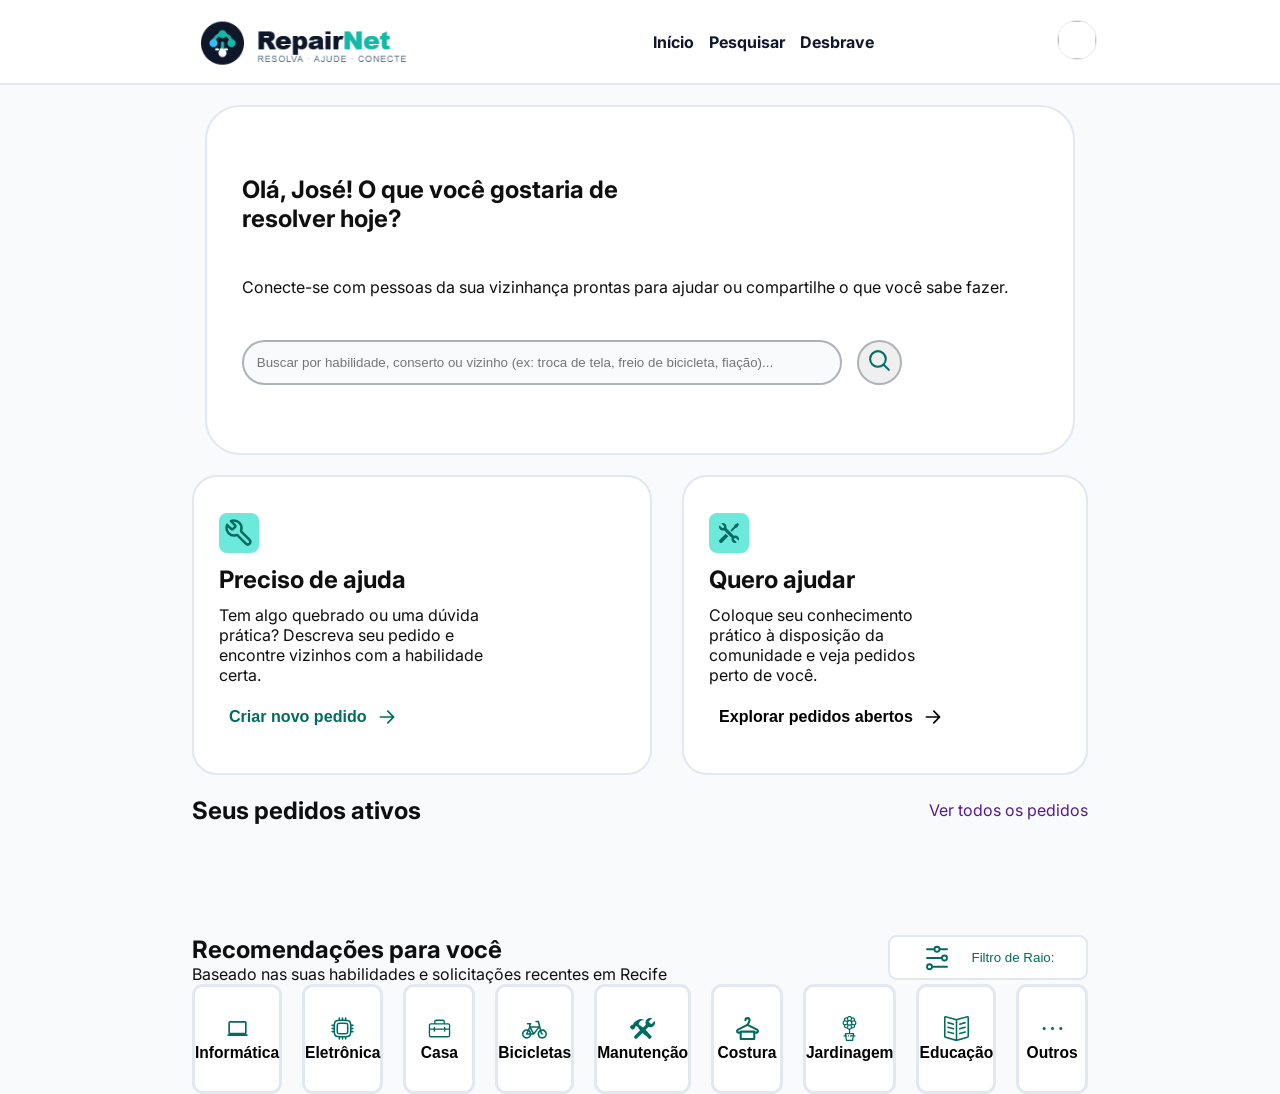
<file: index.html>
<!DOCTYPE html>
<html lang="en">
<head>
    <meta charset="UTF-8">
    <meta name="viewport" content="width=device-width, initial-scale=1.0">
    <title>redirect</title>
</head>
<body>
    <script>window.location.href='/frontend/home/index.html'</script>
</body>
</html>
</file>
<file: frontend/home/style.css>
* {
  padding: 0;
  margin: 0;
  box-sizing: border-box;
}
:root {
  --deep-navy: #0f172a;
  --bg: #f8fafc;
  --border: #e2e8f0;
  --primary-teal: #14b8a6;
  --warning-amber: #f59e0b;
  --sucess-green: #22c55e;
  --error-red: #ef4444;
}
body {
  background-color: var(--bg);
  color: #0f0f0f;
  font-family: "Inter", sans-serif;
  padding: 85px 0 0 0;
  overflow-x: hidden;
}
.buttons {
  border: none;
  cursor: pointer;
}
#containerNavbar {
  width: 100vw;
  height: 85px;
  display: flex;
  justify-content: space-evenly;
  align-items: center;
  position: fixed;
  top: 0;
  z-index: 99;
  background-color: #ffffff;
  border-bottom: solid var(--border) 2px;
}
#logoRepairNet {
  height: 79px;
  width: auto;
  cursor: pointer;
}
#mainBttnsNavBar a{
    text-decoration: none;
    color: #0f172a;
    font-weight: bold;
}
#mainBttnsNavBar {
  display: flex;
  align-items: center;
  gap: 15px;
}
#userAvatar {
    border: solid var(--border) 1px;
    border-radius: 50%;
}
#searchBox {
    display: flex;
    gap: 15px;
}
#searchBar {
    height: 45px;
    width: 600px;
    background-color: var(--bg);
    border: solid #aeb3b8 2px;
    border-radius: 22.5px;
    padding: 13px;
}
#searchSubmit {
    height: 45px;
    width: 45px;
    border: solid #aeb3b8 2px;
    border-radius: 50%;
    cursor: pointer;
}
section {
    padding: 0 15%;
}
#inicio {
    padding: 20px 16%;
}
#titleBox {
    display: flex;
    flex-direction: column;
    justify-content: space-evenly;
    background-color: #ffffff;
    height: 350px;
    border: solid var(--border) 2px;
    border-radius: 35px;
    padding: 25px 35px;
}
#titleBox h1 {
    width: 55%;
}
#sides {
    display: flex;
    gap: 30px;
}
.cardsSides {
    display: flex;
    flex-direction: column;
    justify-content: space-evenly;
    background-color: #ffffff;
    height: 300px;
    border: solid var(--border) 2px;
    border-radius: 25px;
    padding: 25px;
}
.iconCardSides {
    background-color: #6ce9da;
    border-radius: 8px;
    padding: 5px;
}
.cardsSides p {
    width: 70%;
}
.cardsSides button {
    background-color: #FFF;
    display: flex;
    align-items: center;
    gap: 10px;
    width: 250px;
    height: 40px;
    border-radius: 8px;
    padding: 0 10px;
    font-weight: bolder;
    font-size: 1.005rem;
}
#helpedButton {
    color: #006B5F;
}
#headerPedidos {
    height: 70px;
    display: flex;
    justify-content: space-between;
    align-items: center;
}
#headerPedidos a {
    text-decoration: none;
}
#listaDePedidos {
    min-height: 90px;
    max-height: 270px;
}
#recomendationsFilter {
    color: #006B5F;
    background-color: #FFF;
    width: 200px;
    height: 45px;
    display: flex;
    align-items: center;
    justify-content: center;
    gap: 20px;
    border-radius: 9px;
    border: solid var(--border) 2px;
}
#headerRecomendations {
    display: flex;
    justify-content: space-between;
}
#categorysBox {
    display: flex;
    gap: 20px;
}
.cardsCategory {
    background-color: #FFF;
    border: solid var(--border) 3px;
    height: 110px;
    width: 170px;
    border-radius: 11px;
    cursor: pointer;
}
</file>
